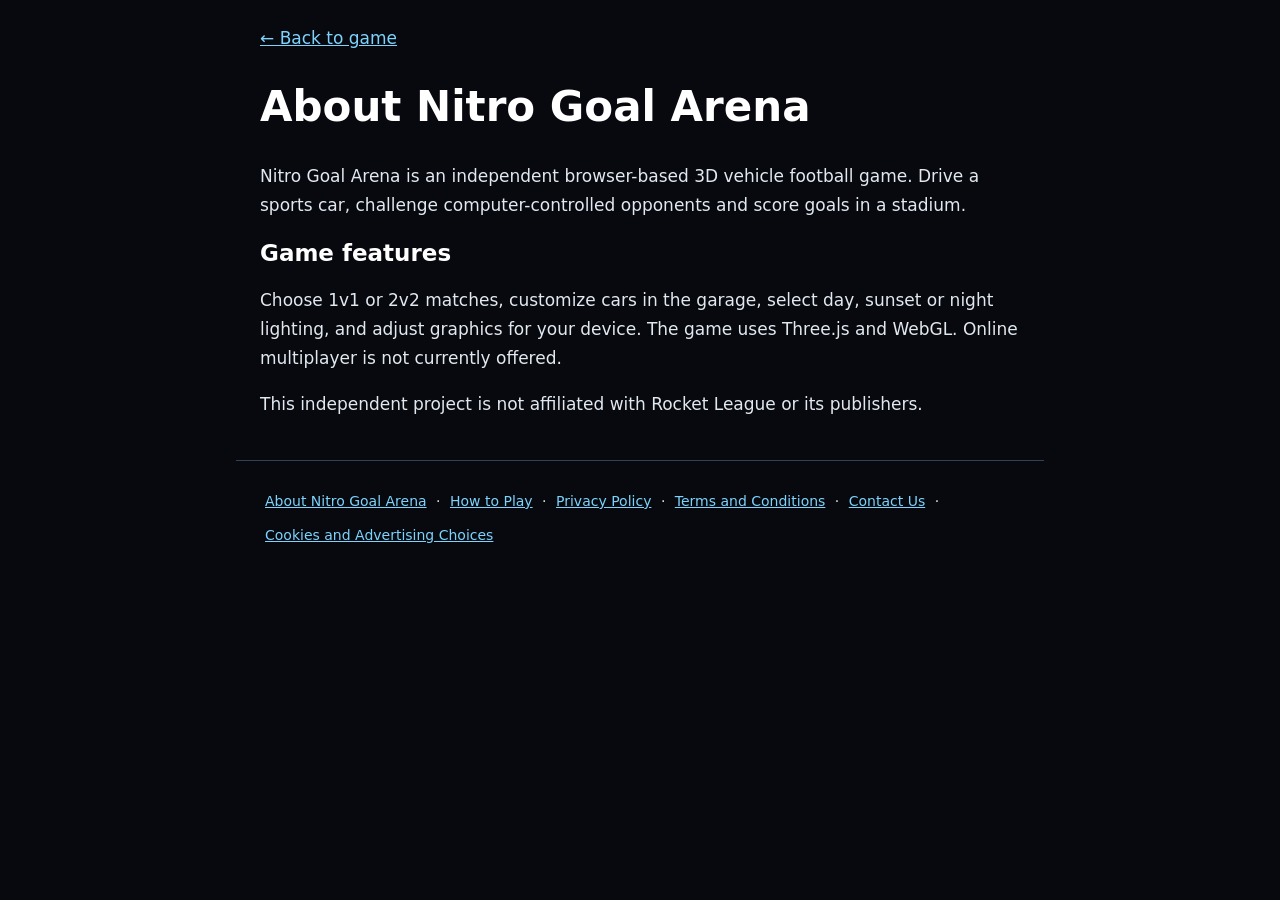
<file: public/about.html>
<!doctype html><html lang="en"><head><meta charset="utf-8"><meta name="viewport" content="width=device-width,initial-scale=1"><title>About Nitro Goal Arena | Nitro Goal Arena</title><style>body{margin:0;background:#07090e;color:#e2e8f0;font:17px/1.7 system-ui,sans-serif}main,nav{max-width:760px;margin:auto;padding:24px}h1,h2{color:#fff;line-height:1.25}h1{font-size:clamp(28px,5vw,42px)}h2{font-size:23px}a{color:#7dd3fc}nav{font-size:14px;border-top:1px solid #334155}nav a{display:inline-block;margin:5px}</style></head><body><main><a href="/">← Back to game</a><h1>About Nitro Goal Arena</h1><p>Nitro Goal Arena is an independent browser-based 3D vehicle football game. Drive a sports car, challenge computer-controlled opponents and score goals in a stadium.</p><h2>Game features</h2><p>Choose 1v1 or 2v2 matches, customize cars in the garage, select day, sunset or night lighting, and adjust graphics for your device. The game uses Three.js and WebGL. Online multiplayer is not currently offered.</p><p>This independent project is not affiliated with Rocket League or its publishers.</p></main><nav aria-label="Site information"><a href="/about.html">About Nitro Goal Arena</a> · <a href="/how-to-play.html">How to Play</a> · <a href="/privacy.html">Privacy Policy</a> · <a href="/terms.html">Terms and Conditions</a> · <a href="/contact.html">Contact Us</a> · <a href="/cookies.html">Cookies and Advertising Choices</a></nav></body></html>
</file>
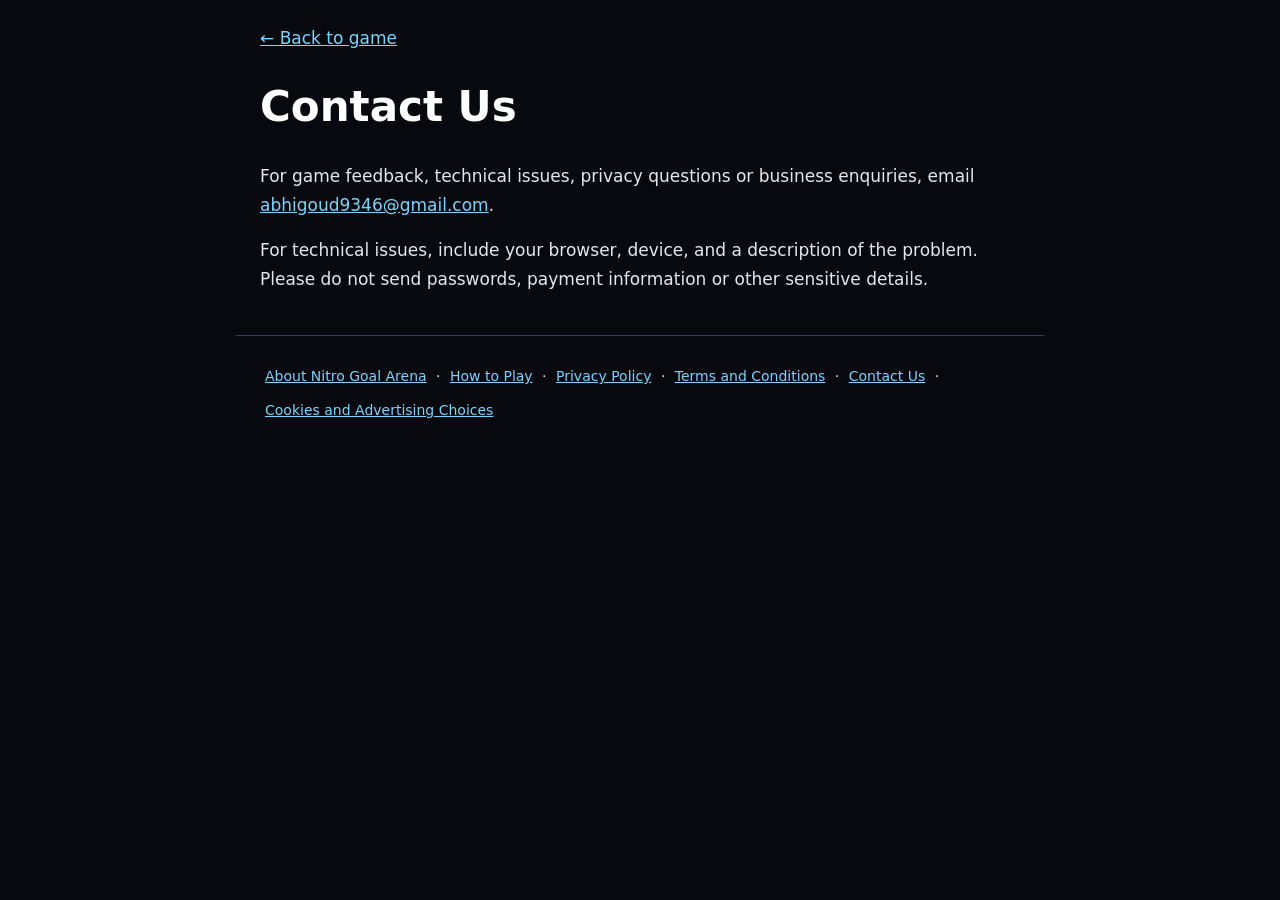
<file: public/contact.html>
<!doctype html><html lang="en"><head><meta charset="utf-8"><meta name="viewport" content="width=device-width,initial-scale=1"><title>Contact Us | Nitro Goal Arena</title><style>body{margin:0;background:#07090e;color:#e2e8f0;font:17px/1.7 system-ui,sans-serif}main,nav{max-width:760px;margin:auto;padding:24px}h1,h2{color:#fff;line-height:1.25}h1{font-size:clamp(28px,5vw,42px)}h2{font-size:23px}a{color:#7dd3fc}nav{font-size:14px;border-top:1px solid #334155}nav a{display:inline-block;margin:5px}</style></head><body><main><a href="/">← Back to game</a><h1>Contact Us</h1><p>For game feedback, technical issues, privacy questions or business enquiries, email <a href="mailto:abhigoud9346@gmail.com">abhigoud9346@gmail.com</a>.</p><p>For technical issues, include your browser, device, and a description of the problem. Please do not send passwords, payment information or other sensitive details.</p></main><nav aria-label="Site information"><a href="/about.html">About Nitro Goal Arena</a> · <a href="/how-to-play.html">How to Play</a> · <a href="/privacy.html">Privacy Policy</a> · <a href="/terms.html">Terms and Conditions</a> · <a href="/contact.html">Contact Us</a> · <a href="/cookies.html">Cookies and Advertising Choices</a></nav></body></html>
</file>
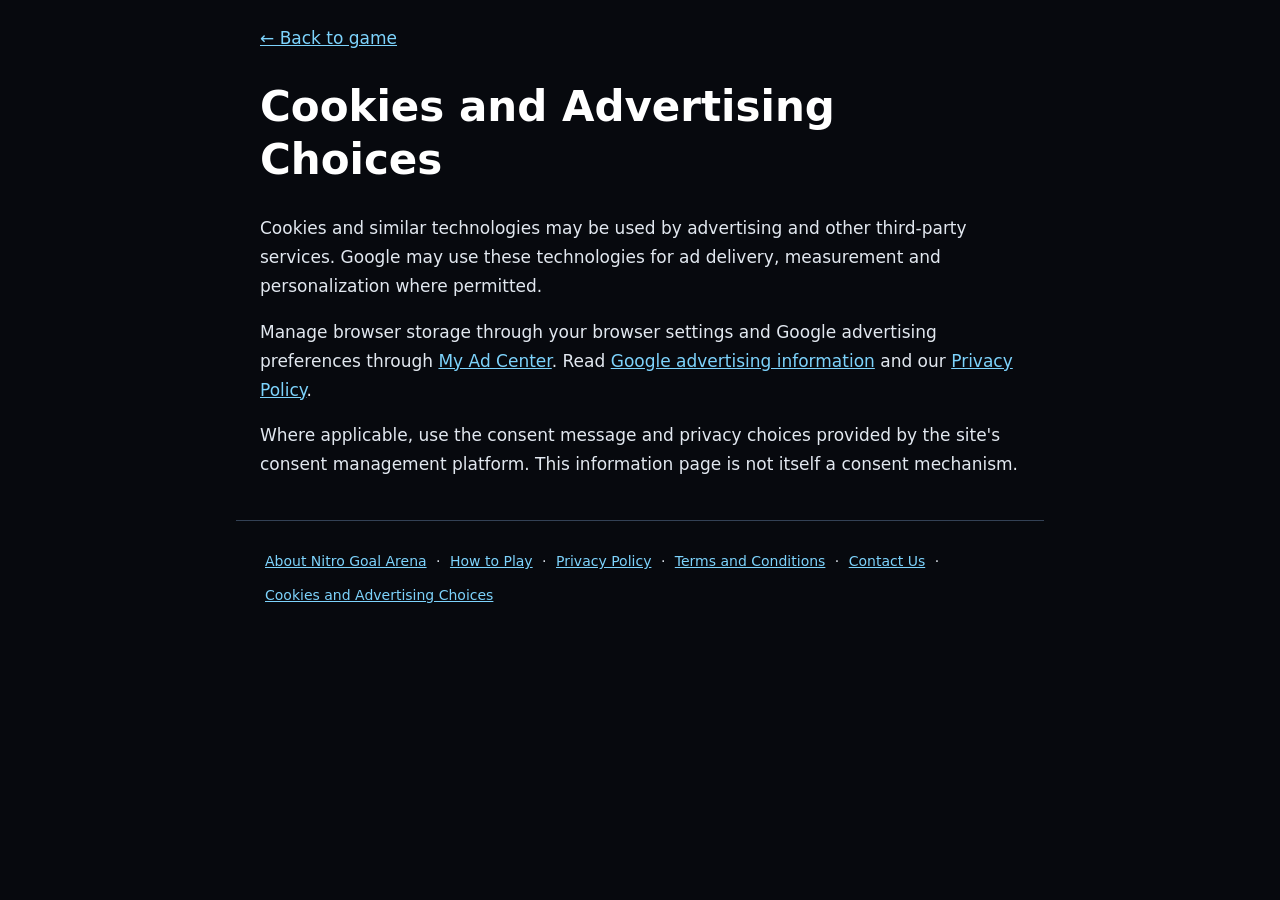
<file: public/cookies.html>
<!doctype html><html lang="en"><head><meta charset="utf-8"><meta name="viewport" content="width=device-width,initial-scale=1"><title>Cookies and Advertising Choices | Nitro Goal Arena</title><style>body{margin:0;background:#07090e;color:#e2e8f0;font:17px/1.7 system-ui,sans-serif}main,nav{max-width:760px;margin:auto;padding:24px}h1,h2{color:#fff;line-height:1.25}h1{font-size:clamp(28px,5vw,42px)}h2{font-size:23px}a{color:#7dd3fc}nav{font-size:14px;border-top:1px solid #334155}nav a{display:inline-block;margin:5px}</style></head><body><main><a href="/">← Back to game</a><h1>Cookies and Advertising Choices</h1><p>Cookies and similar technologies may be used by advertising and other third-party services. Google may use these technologies for ad delivery, measurement and personalization where permitted.</p><p>Manage browser storage through your browser settings and Google advertising preferences through <a href="https://myadcenter.google.com/">My Ad Center</a>. Read <a href="https://policies.google.com/technologies/ads">Google advertising information</a> and our <a href="/privacy.html">Privacy Policy</a>.</p><p>Where applicable, use the consent message and privacy choices provided by the site's consent management platform. This information page is not itself a consent mechanism.</p></main><nav aria-label="Site information"><a href="/about.html">About Nitro Goal Arena</a> · <a href="/how-to-play.html">How to Play</a> · <a href="/privacy.html">Privacy Policy</a> · <a href="/terms.html">Terms and Conditions</a> · <a href="/contact.html">Contact Us</a> · <a href="/cookies.html">Cookies and Advertising Choices</a></nav></body></html>
</file>
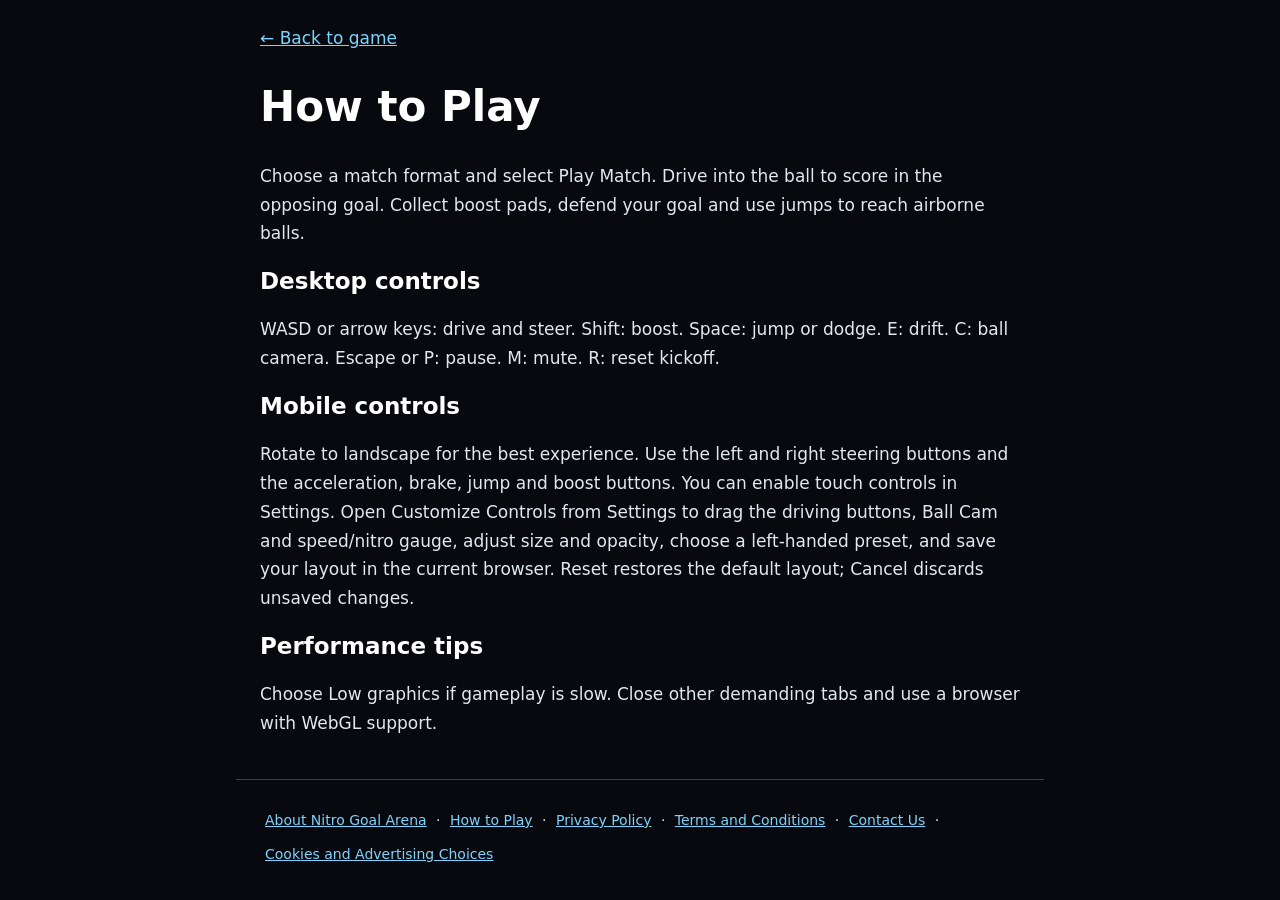
<file: public/how-to-play.html>
<!doctype html><html lang="en"><head><meta charset="utf-8"><meta name="viewport" content="width=device-width,initial-scale=1"><title>How to Play | Nitro Goal Arena</title><style>body{margin:0;background:#07090e;color:#e2e8f0;font:17px/1.7 system-ui,sans-serif}main,nav{max-width:760px;margin:auto;padding:24px}h1,h2{color:#fff;line-height:1.25}h1{font-size:clamp(28px,5vw,42px)}h2{font-size:23px}a{color:#7dd3fc}nav{font-size:14px;border-top:1px solid #334155}nav a{display:inline-block;margin:5px}</style></head><body><main><a href="/">← Back to game</a><h1>How to Play</h1><p>Choose a match format and select Play Match. Drive into the ball to score in the opposing goal. Collect boost pads, defend your goal and use jumps to reach airborne balls.</p><h2>Desktop controls</h2><p>WASD or arrow keys: drive and steer. Shift: boost. Space: jump or dodge. E: drift. C: ball camera. Escape or P: pause. M: mute. R: reset kickoff.</p><h2>Mobile controls</h2><p>Rotate to landscape for the best experience. Use the left and right steering buttons and the acceleration, brake, jump and boost buttons. You can enable touch controls in Settings. Open Customize Controls from Settings to drag the driving buttons, Ball Cam and speed/nitro gauge, adjust size and opacity, choose a left-handed preset, and save your layout in the current browser. Reset restores the default layout; Cancel discards unsaved changes.</p><h2>Performance tips</h2><p>Choose Low graphics if gameplay is slow. Close other demanding tabs and use a browser with WebGL support.</p></main><nav aria-label="Site information"><a href="/about.html">About Nitro Goal Arena</a> · <a href="/how-to-play.html">How to Play</a> · <a href="/privacy.html">Privacy Policy</a> · <a href="/terms.html">Terms and Conditions</a> · <a href="/contact.html">Contact Us</a> · <a href="/cookies.html">Cookies and Advertising Choices</a></nav></body></html>
</file>
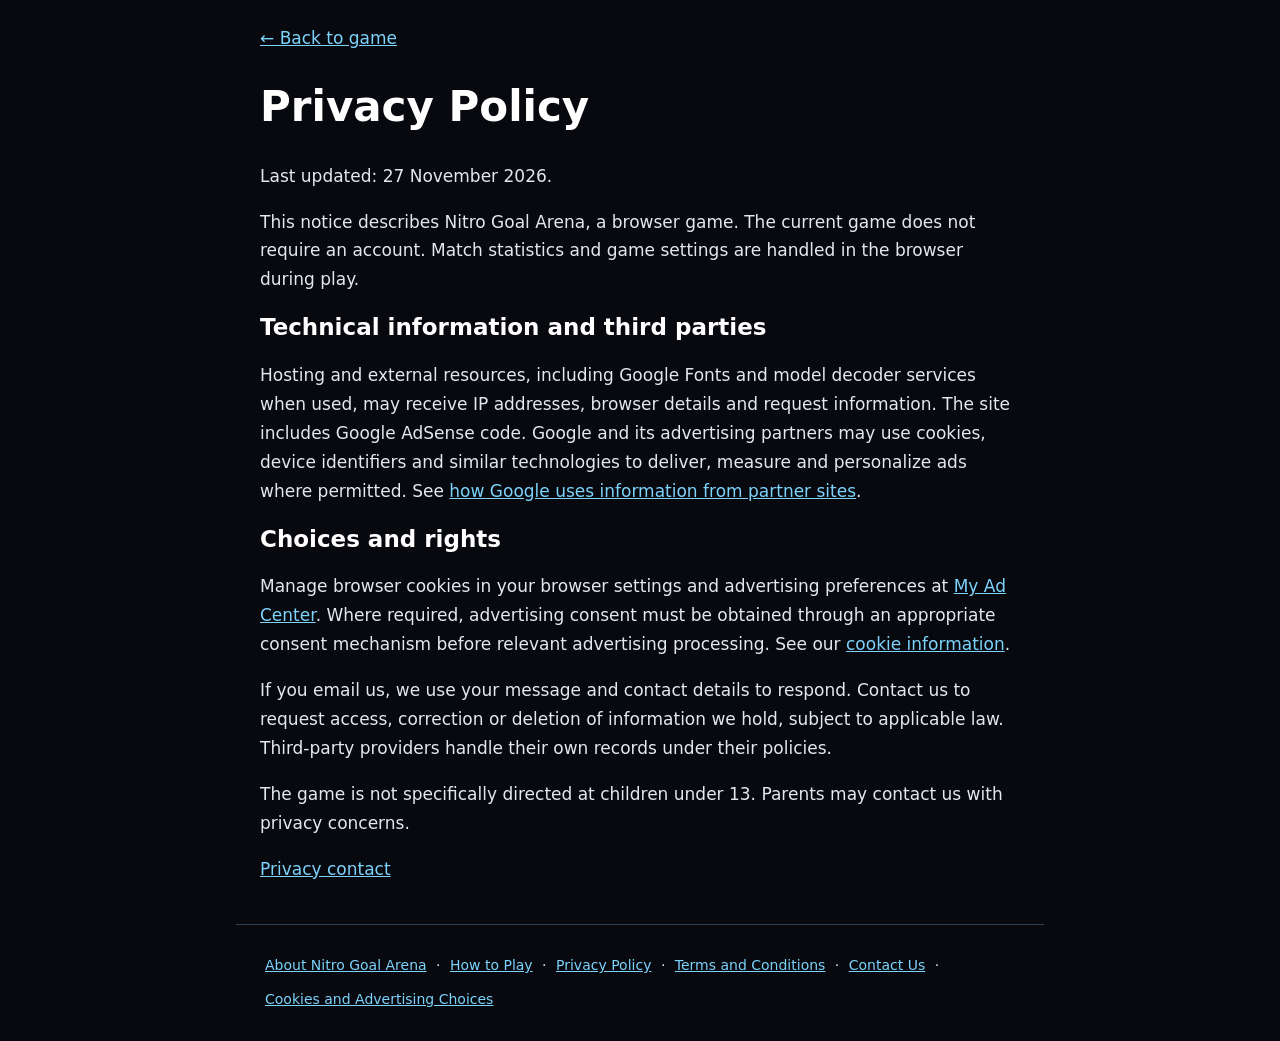
<file: public/privacy.html>
<!doctype html><html lang="en"><head><meta charset="utf-8"><meta name="viewport" content="width=device-width,initial-scale=1"><title>Privacy Policy | Nitro Goal Arena</title><style>body{margin:0;background:#07090e;color:#e2e8f0;font:17px/1.7 system-ui,sans-serif}main,nav{max-width:760px;margin:auto;padding:24px}h1,h2{color:#fff;line-height:1.25}h1{font-size:clamp(28px,5vw,42px)}h2{font-size:23px}a{color:#7dd3fc}nav{font-size:14px;border-top:1px solid #334155}nav a{display:inline-block;margin:5px}</style></head><body><main><a href="/">← Back to game</a><h1>Privacy Policy</h1><p>Last updated: 27 November 2026.</p><p>This notice describes Nitro Goal Arena, a browser game. The current game does not require an account. Match statistics and game settings are handled in the browser during play.</p><h2>Technical information and third parties</h2><p>Hosting and external resources, including Google Fonts and model decoder services when used, may receive IP addresses, browser details and request information. The site includes Google AdSense code. Google and its advertising partners may use cookies, device identifiers and similar technologies to deliver, measure and personalize ads where permitted. See <a href="https://policies.google.com/technologies/partner-sites">how Google uses information from partner sites</a>.</p><h2>Choices and rights</h2><p>Manage browser cookies in your browser settings and advertising preferences at <a href="https://myadcenter.google.com/">My Ad Center</a>. Where required, advertising consent must be obtained through an appropriate consent mechanism before relevant advertising processing. See our <a href="/cookies.html">cookie information</a>.</p><p>If you email us, we use your message and contact details to respond. Contact us to request access, correction or deletion of information we hold, subject to applicable law. Third-party providers handle their own records under their policies.</p><p>The game is not specifically directed at children under 13. Parents may contact us with privacy concerns.</p><p><a href="/contact.html">Privacy contact</a></p></main><nav aria-label="Site information"><a href="/about.html">About Nitro Goal Arena</a> · <a href="/how-to-play.html">How to Play</a> · <a href="/privacy.html">Privacy Policy</a> · <a href="/terms.html">Terms and Conditions</a> · <a href="/contact.html">Contact Us</a> · <a href="/cookies.html">Cookies and Advertising Choices</a></nav></body></html>
</file>
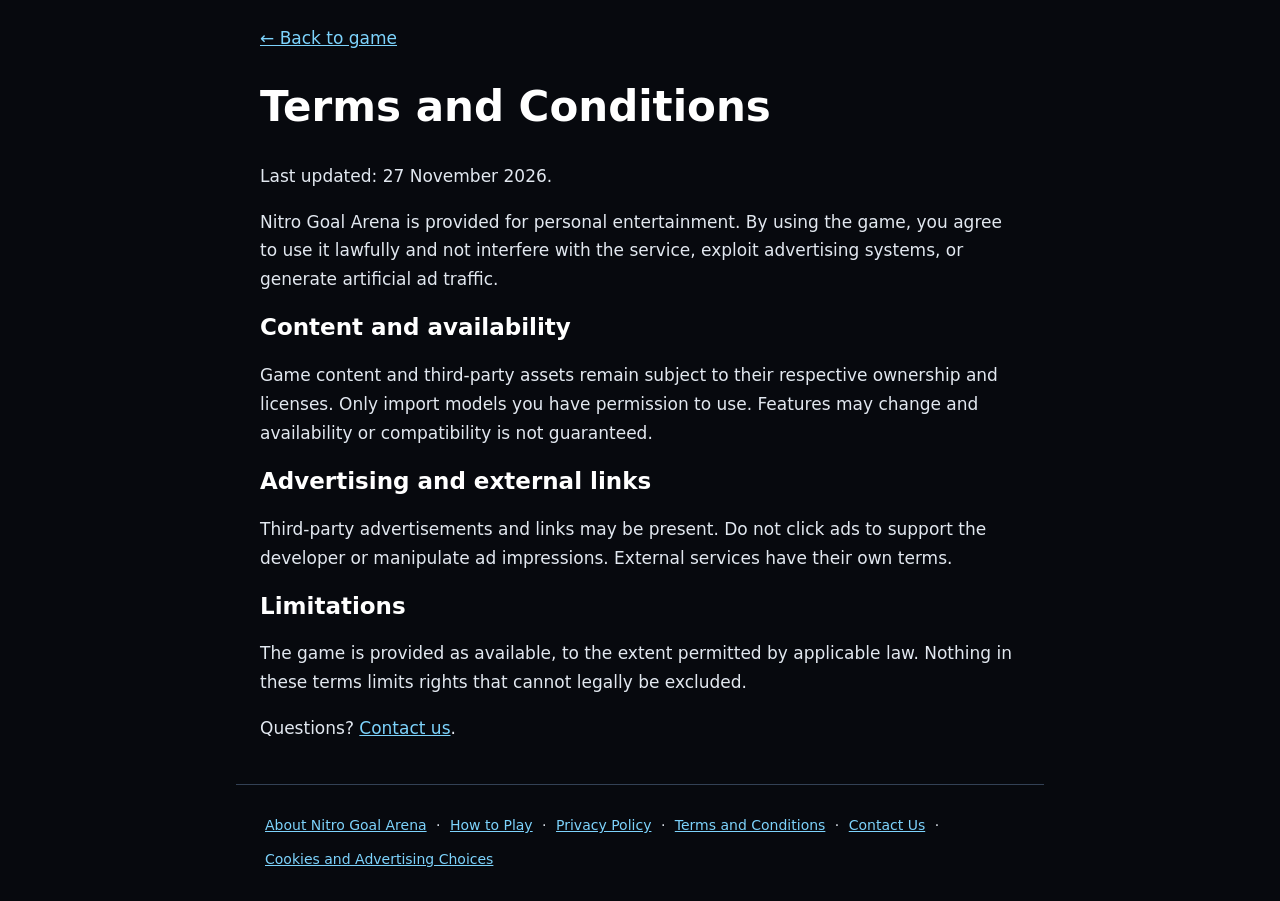
<file: public/terms.html>
<!doctype html><html lang="en"><head><meta charset="utf-8"><meta name="viewport" content="width=device-width,initial-scale=1"><title>Terms and Conditions | Nitro Goal Arena</title><style>body{margin:0;background:#07090e;color:#e2e8f0;font:17px/1.7 system-ui,sans-serif}main,nav{max-width:760px;margin:auto;padding:24px}h1,h2{color:#fff;line-height:1.25}h1{font-size:clamp(28px,5vw,42px)}h2{font-size:23px}a{color:#7dd3fc}nav{font-size:14px;border-top:1px solid #334155}nav a{display:inline-block;margin:5px}</style></head><body><main><a href="/">← Back to game</a><h1>Terms and Conditions</h1><p>Last updated: 27 November 2026.</p><p>Nitro Goal Arena is provided for personal entertainment. By using the game, you agree to use it lawfully and not interfere with the service, exploit advertising systems, or generate artificial ad traffic.</p><h2>Content and availability</h2><p>Game content and third-party assets remain subject to their respective ownership and licenses. Only import models you have permission to use. Features may change and availability or compatibility is not guaranteed.</p><h2>Advertising and external links</h2><p>Third-party advertisements and links may be present. Do not click ads to support the developer or manipulate ad impressions. External services have their own terms.</p><h2>Limitations</h2><p>The game is provided as available, to the extent permitted by applicable law. Nothing in these terms limits rights that cannot legally be excluded.</p><p>Questions? <a href="/contact.html">Contact us</a>.</p></main><nav aria-label="Site information"><a href="/about.html">About Nitro Goal Arena</a> · <a href="/how-to-play.html">How to Play</a> · <a href="/privacy.html">Privacy Policy</a> · <a href="/terms.html">Terms and Conditions</a> · <a href="/contact.html">Contact Us</a> · <a href="/cookies.html">Cookies and Advertising Choices</a></nav></body></html>
</file>
